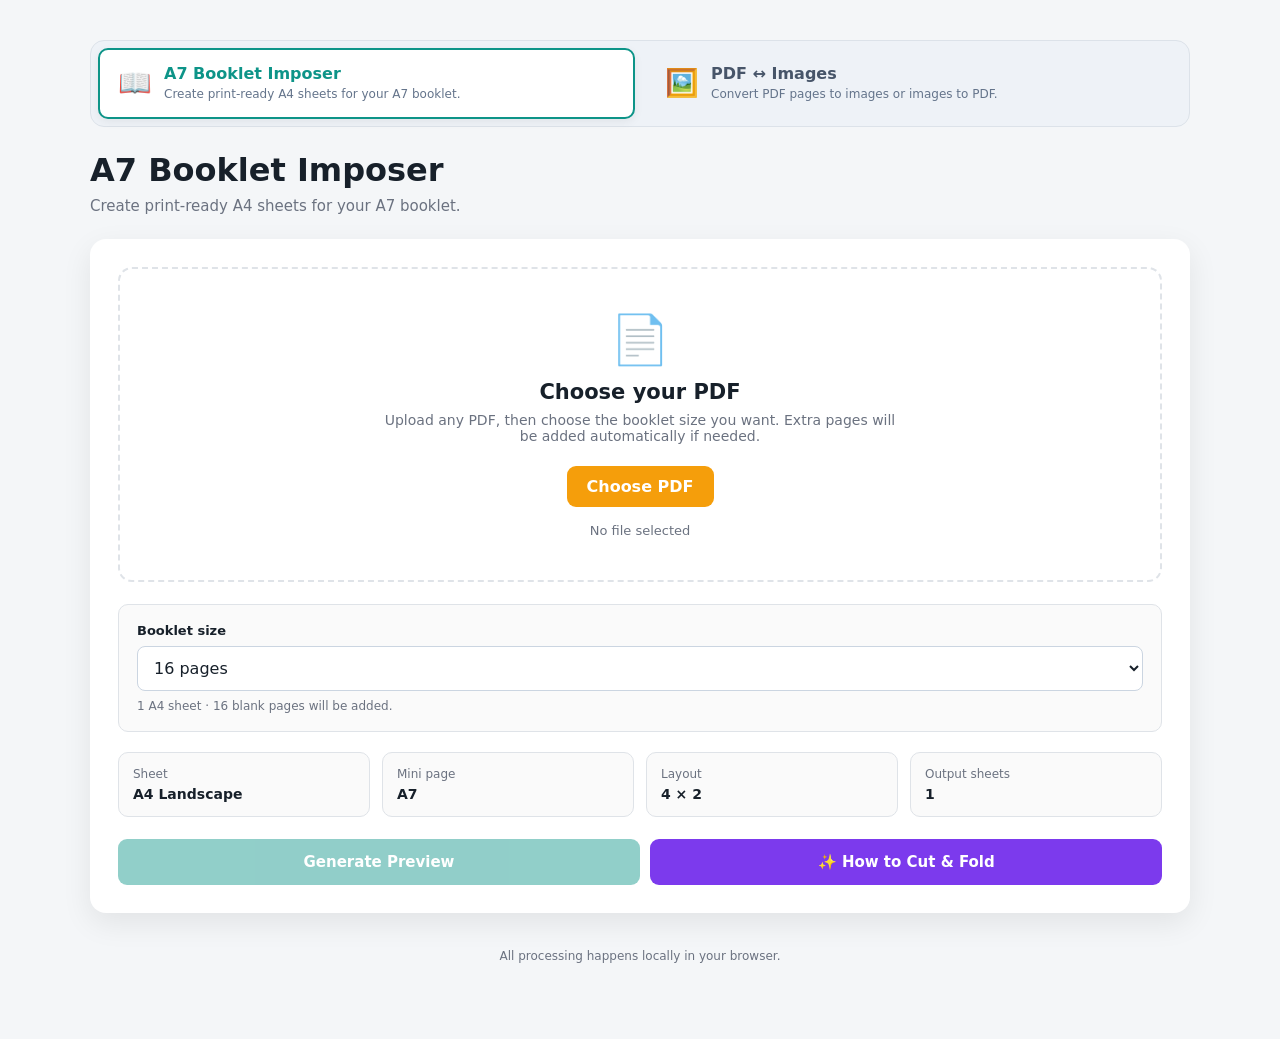
<file: index.html>
<!doctype html>
<html lang="en">
  <head>
    <meta charset="UTF-8" />

    <meta name="viewport" content="width=device-width, initial-scale=1.0" />

    <title>Offline PDF & Booklet Tools</title>

    <link rel="stylesheet" href="./style.css" />
    <link rel="stylesheet" href="./tutorial.css" />

    <link rel="manifest" href="./manifest.json" />
  </head>

  <body>
    <main class="app">
      <!-- =====================================================
           TOP TOOL TABS
      ====================================================== -->

      <nav class="tool-tabs">
        <button id="bookletTab" class="tool-tab active" type="button">
          <span class="tool-tab-icon">📖</span>

          <span>
            <strong>A7 Booklet Imposer</strong>
            <small> Create print-ready A4 sheets for your A7 booklet. </small>
          </span>
        </button>

        <button id="converterTab" class="tool-tab" type="button">
          <span class="tool-tab-icon">🖼️</span>

          <span>
            <strong>PDF ↔ Images</strong>
            <small> Convert PDF pages to images or images to PDF. </small>
          </span>
        </button>
      </nav>

      <!-- =====================================================
           A7 BOOKLET TOOL
      ====================================================== -->

      <section id="bookletTool">
        <header class="header">
          <div>
            <h1>A7 Booklet Imposer</h1>

            <p>Create print-ready A4 sheets for your A7 booklet.</p>
          </div>
        </header>

        <section class="card">
          <!-- Upload -->

          <div class="upload-area" id="uploadArea">
            <div class="upload-icon">📄</div>

            <h2>Choose your PDF</h2>

            <p>
              Upload any PDF, then choose the booklet size you want. Extra pages
              will be added automatically if needed.
            </p>

            <label class="button primary" for="pdfInput"> Choose PDF </label>

            <input type="file" id="pdfInput" accept="application/pdf" hidden />

            <div class="file-name" id="fileName">No file selected</div>
          </div>

          <!-- Page count -->

          <div class="page-count-section">
            <label for="pageCount"> Booklet size </label>

            <select id="pageCount">
              <option value="4">4 pages</option>

              <option value="8">8 pages</option>

              <option value="16" selected>16 pages</option>

              <option value="32">32 pages</option>
            </select>

            <div id="32PageMode" class="thirty-two-mode hidden">
              <div class="mode-title">32-page printing</div>

              <div class="mode-options">
                <label class="mode-option">
                  <input type="radio" name="32Mode" value="two" checked />

                  <span class="mode-card">
                    <strong> 2 A4 sheets </strong>

                    <small>
                      Standard 4×2 layout · easier cutting and folding
                    </small>
                  </span>
                </label>

                <label class="mode-option">
                  <input type="radio" name="32Mode" value="one" />

                  <span class="mode-card">
                    <strong> 1 A4 sheet </strong>

                    <small>
                      All 32 pages on one A4 · 4×4 front + 4×4 back
                    </small>
                  </span>
                </label>
              </div>
            </div>

            <p id="pageCountHelp">
              A 16-page booklet uses one A4 sheet printed front and back.
            </p>
          </div>

          <!-- Settings -->

          <div class="settings">
            <div class="setting">
              <span class="setting-label"> Sheet </span>

              <span class="setting-value" id="sheetSize"> A4 Landscape </span>
            </div>

            <div class="setting">
              <span class="setting-label"> Mini page </span>

              <span class="setting-value"> A7 </span>
            </div>

            <div class="setting">
              <span class="setting-label"> Layout </span>

              <span class="setting-value"> 4 × 2 </span>
            </div>

            <div class="setting">
              <span class="setting-label"> Output sheets </span>

              <span class="setting-value" id="outputSheets"> 1 </span>
            </div>
          </div>

          <!-- Status -->

          <div class="status hidden" id="status">
            <div class="spinner"></div>

            <span id="statusText"> Processing... </span>
          </div>

          <!-- Error -->

          <div class="error hidden" id="error"></div>

          <!-- Buttons -->

          <div id="ButtonGrp">
            <button class="button generate" id="generateButton" disabled>
              Generate Preview
            </button>

            <button id="tutorialButton" class="button tutorial-button">
              ✨ How to Cut & Fold
            </button>
          </div>
        </section>

        <!-- Generated PDF -->

        <section class="result-section hidden" id="resultSection">
          <div class="result-header">
            <div>
              <h2>Generated booklet</h2>

              <p id="resultDescription">
                Review the page arrangement before downloading.
              </p>
            </div>

            <button class="button download" id="downloadButton">
              Download PDF
            </button>
          </div>

          <div class="pdf-viewer" id="pdfViewer"></div>
        </section>
      </section>

      <!-- =====================================================
           PDF ↔ IMAGES TOOL
           
           IMPORTANT:
           The converter is now a completely separate document.
      ====================================================== -->

      <section id="converterTool" class="converter-tool hidden">
        <iframe
          id="converterFrame"
          class="converter-frame"
          src="./converter.html"
          title="PDF and Images Converter"
          scrolling="no"
        ></iframe>
      </section>

      <!-- =====================================================
           FOOTER
      ====================================================== -->

      <footer class="footer">
        <p>All processing happens locally in your browser.</p>
      </footer>
    </main>

    <!-- =======================================================
         BOOKLET TUTORIAL
    ======================================================== -->

    <div id="tutorialOverlay" class="tutorial-overlay">
      <div class="tutorial-window">
        <button
          id="closeTutorial"
          class="tutorial-close"
          aria-label="Close tutorial"
        >
          ×
        </button>

        <div class="tutorial-header">
          <div class="tutorial-sparkle">✦</div>

          <div>
            <div class="tutorial-eyebrow">QUICK GUIDE</div>

            <h2>Cut it. Fold it. 📖</h2>

            <p>
              Follow the little doodle guide and turn your A4 print into a
              booklet.
            </p>
          </div>
        </div>

        <div class="tutorial-size-selector">
          <button class="tutorial-size active" data-tutorial-pages="4">
            4
            <small>pages</small>
          </button>

          <button class="tutorial-size" data-tutorial-pages="8">
            8
            <small>pages</small>
          </button>

          <button class="tutorial-size" data-tutorial-pages="16">
            16
            <small>pages</small>
          </button>

          <button class="tutorial-size" data-tutorial-pages="32">
            32
            <small>pages</small>
          </button>
        </div>

        <div class="tutorial-step">
          <div class="tutorial-step-number">1</div>

          <div class="tutorial-step-text">
            <strong id="tutorialStepTitle"> Look at your printed sheet </strong>

            <span id="tutorialStepDescription">
              This is how the pages are arranged before cutting.
            </span>
          </div>
        </div>

        <div class="tutorial-stage">
          <div class="tutorial-stage-label">
            <span id="tutorialSideLabel"> FRONT </span>

            <span id="tutorialSheetLabel"> SHEET 1 OF 1 </span>
          </div>

          <div class="paper-shadow"></div>

          <div id="tutorialPaper" class="tutorial-paper"></div>

          <div class="cut-legend">
            <span class="legend-line cut-legend-line"></span>

            CUT
          </div>

          <div class="fold-legend">
            <span class="legend-line fold-legend-line"></span>

            FOLD
          </div>

          <div id="cutArrow" class="doodle-arrow cut-arrow">
            <span> ✂ cut here </span>

            <div>↓</div>
          </div>

          <div id="foldArrow" class="doodle-arrow fold-arrow">
            <span> fold ✦ </span>

            <div>↔</div>
          </div>
        </div>

        <div id="tutorialSheetSelector" class="tutorial-sheet-selector">
          <button class="tutorial-sheet active" data-sheet="1">Sheet 1</button>

          <button class="tutorial-sheet" data-sheet="2">Sheet 2</button>
        </div>

        <div class="tutorial-instructions">
          <div class="instruction-card cut-card">
            <div class="instruction-icon">✂️</div>

            <div>
              <strong> Cut </strong>

              <p id="tutorialCutText">Cut along the red dashed lines.</p>
            </div>
          </div>

          <div class="instruction-card fold-card">
            <div class="instruction-icon">↪️</div>

            <div>
              <strong> Fold </strong>

              <p id="tutorialFoldText">Fold each pair toward the center.</p>
            </div>
          </div>

          <div class="instruction-card staple-card">
            <div class="instruction-icon">📎</div>

            <div>
              <strong> Finish </strong>

              <p id="tutorialFinishText">
                Stack the pages and staple along the fold.
              </p>
            </div>
          </div>
        </div>

        <div class="finished-doodle">
          <div class="finished-label">✨ YOUR FINISHED BOOKLET</div>

          <div class="doodle-book">
            <div class="doodle-book-page back">
              <span>BACK</span>
            </div>

            <div class="doodle-book-page inside">
              <span>INSIDE</span>
            </div>

            <div class="doodle-book-page front">
              <span>FRONT</span>
            </div>

            <div class="doodle-staple staple-a"></div>

            <div class="doodle-staple staple-b"></div>
          </div>

          <div class="book-caption">Fold → stack → staple → done! 🎉</div>
        </div>

        <button id="closeTutorialBottom" class="tutorial-done-button">
          Got it! ✨
        </button>
      </div>
    </div>

    <!-- =======================================================
         BOOKLET LIBRARIES / SCRIPTS
    ======================================================== -->

    <script type="module" src="./tutorial.js"></script>

    <script type="module" src="./app.js"></script>

    <script src="./tabs.js"></script>
  </body>
</html>
</file>
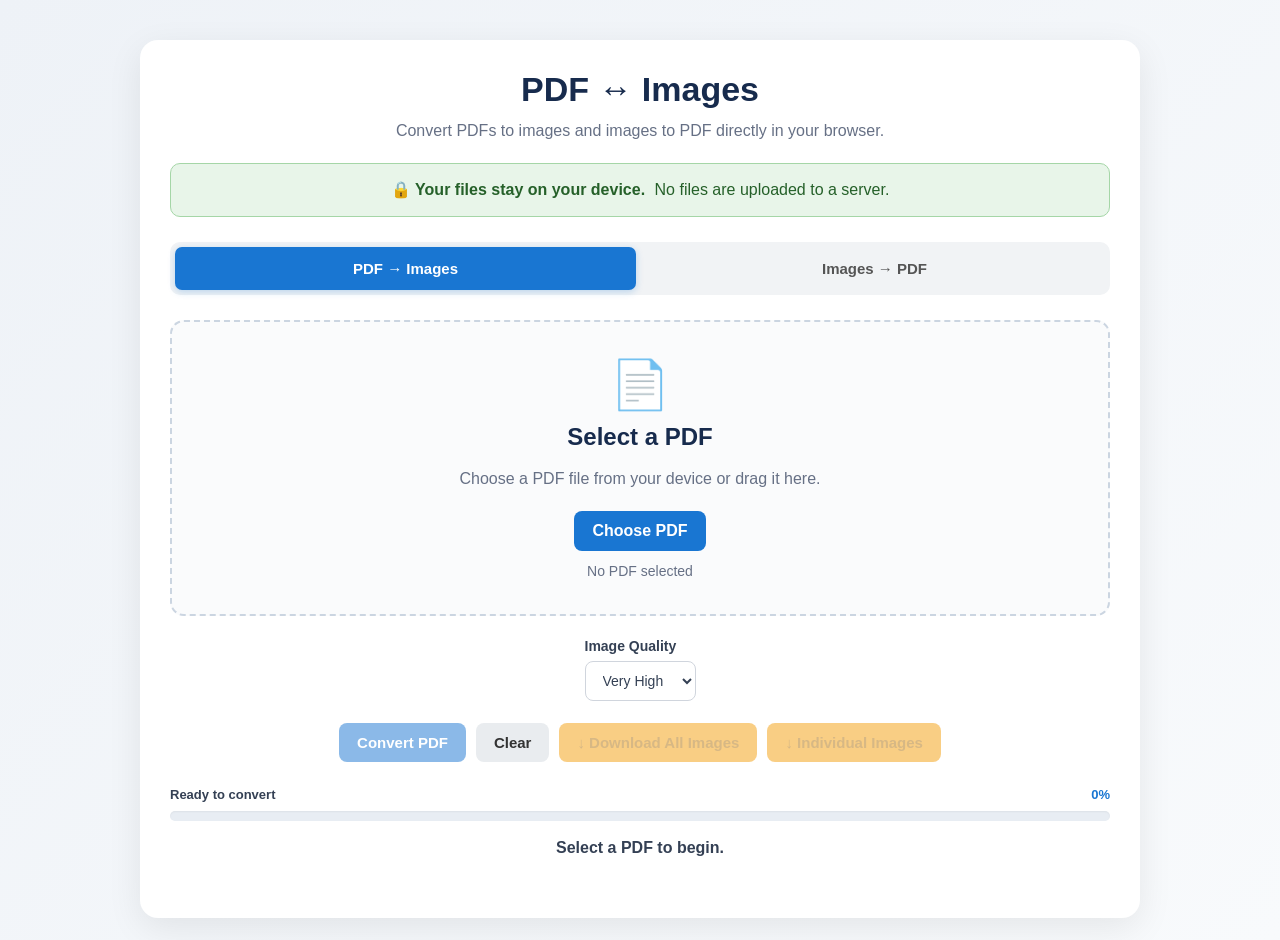
<file: converter.html>
<!doctype html>
<html lang="en">
  <head>
    <meta charset="UTF-8" />
    <meta name="viewport" content="width=device-width, initial-scale=1.0" />

    <title>PDF ↔ Images — Offline Converter</title>

    <link rel="stylesheet" href="./converter.css" />
  </head>

  <body>
    <div class="container">
      <header>
        <h1>PDF ↔ Images</h1>

        <p class="subtitle">
          Convert PDFs to images and images to PDF directly in your browser.
        </p>

        <div class="privacy">
          🔒 <strong>Your files stay on your device.</strong>
          <span>No files are uploaded to a server.</span>
        </div>
      </header>

      <!-- MODE TABS -->

      <div class="tabs">
        <button class="tab active" id="pdfToImagesTab">PDF → Images</button>

        <button class="tab" id="imagesToPdfTab">Images → PDF</button>
      </div>

      <!-- ========================================= -->
      <!-- PDF TO IMAGES -->
      <!-- ========================================= -->

      <section id="pdfToImagesSection">
        <div class="upload-box pdf-drop-zone" id="pdfDropZone">
          <div class="upload-icon">📄</div>

          <h2>Select a PDF</h2>

          <p>Choose a PDF file from your device or drag it here.</p>

          <input type="file" id="pdfFile" accept="application/pdf" />

          <label for="pdfFile" class="file-button">Choose PDF</label>

          <div id="pdfFileName" class="file-name">No PDF selected</div>
        </div>

        <div class="settings">
          <label>
            Image Quality

            <select id="scale">
              <option value="1">Normal</option>
              <option value="1.5">High</option>
              <option value="2" selected>Very High</option>
              <option value="3">Ultra High</option>
            </select>
          </label>
        </div>

        <div class="actions">
          <button id="convertBtn" class="primary" disabled>Convert PDF</button>

          <button id="clearBtn" class="secondary">Clear</button>

          <button id="downloadAllImagesBtn" class="amber" disabled>
            ↓ Download All Images
          </button>

          <button id="downloadAllImagesSingleBtn" class="amber" disabled>
            ↓ Individual Images
          </button>
        </div>

        <div class="conversion-progress">
          <div class="progress-header">
            <span id="progressLabel">Ready to convert</span>
            <span id="progressPercent">0%</span>
          </div>

          <div class="progress-track">
            <div id="progressBar" class="progress-bar"></div>
          </div>

          <div id="status">Select a PDF to begin.</div>
        </div>

        <div id="output"></div>
      </section>

      <!-- ========================================= -->
      <!-- IMAGES TO PDF -->
      <!-- ========================================= -->

      <section id="imagesToPdfSection" class="hidden">
        <div class="upload-box image-drop-zone" id="imageDropZone">
          <div class="upload-icon">🖼️</div>

          <h2>Drop Images Here</h2>

          <p>
            Drag and drop your images here, or choose files from your device.
          </p>

          <input
            type="file"
            id="imageFiles"
            accept="image/png,image/jpeg,image/webp"
            multiple
          />

          <label for="imageFiles" class="file-button"> Choose Images </label>

          <div id="imageFileName" class="file-name">No images selected</div>
        </div>

        <!-- IMAGE PDF SETTINGS -->

        <div class="pdf-settings">
          <div class="setting">
            <label for="pageSize">Page Size</label>

            <select id="pageSize">
              <option value="a4" selected>A4</option>
              <option value="letter">Letter</option>
              <option value="original">Original Image Size</option>
            </select>
          </div>

          <div class="setting">
            <label for="orientation">Orientation</label>

            <select id="orientation">
              <option value="auto" selected>Auto</option>
              <option value="portrait">Portrait</option>
              <option value="landscape">Landscape</option>
            </select>
          </div>

          <div class="setting">
            <label for="margin">Margin</label>

            <select id="margin">
              <option value="0" selected>0 mm</option>
              <option value="5">5 mm</option>
              <option value="10">10 mm</option>
              <option value="15">15 mm</option>
              <option value="20">20 mm</option>
            </select>
          </div>
        </div>

        <!-- IMAGE PREVIEWS -->

        <div class="image-list-header">
          <h2>
            Images
            <span id="imageCount">0</span>
          </h2>

          <p>
            Drag images to change their order. Click <strong>Crop</strong> to
            adjust the visible area.
          </p>
        </div>

        <div id="imageList" class="image-list">
          <div class="empty-images">No images selected.</div>
        </div>

        <div class="actions">
          <button id="createPdfBtn" class="primary" disabled>Create PDF</button>

          <button id="clearImagesBtn" class="secondary">Clear</button>
        </div>

        <div id="imagePdfStatus" class="status">Select images to begin.</div>

        <div class="conversion-progress">
          <div class="progress-header">
            <span id="imageProgressLabel">Ready to create PDF</span>
            <span id="imageProgressPercent">0%</span>
          </div>

          <div class="progress-track">
            <div id="imageProgressBar" class="progress-bar"></div>
          </div>

          <div id="imageProgressStatus">Select images to begin.</div>
        </div>

        <!-- ========================================= -->
        <!-- GENERATED PDF PREVIEW -->
        <!-- ========================================= -->

        <section id="pdfResultSection" class="pdf-result-section hidden">
          <div class="pdf-result-header">
            <h2>PDF Preview</h2>

            <p id="resultDescription">
              Check the generated PDF before downloading.
            </p>
          </div>

          <div id="pdfViewer" class="pdf-viewer"></div>

          <div class="pdf-result-actions">
            <button id="downloadPdfButton" class="primary">
              ↓ Download PDF
            </button>

            <button id="editPdfButton" class="secondary">← Make Changes</button>
          </div>
        </section>
      </section>
    </div>

    <!-- ========================================= -->
    <!-- CROP MODAL -->
    <!-- ========================================= -->

    <div id="cropModal" class="modal hidden">
      <div class="modal-backdrop"></div>

      <div class="crop-modal">
        <div class="modal-header">
          <div>
            <h2>Crop Image</h2>
            <p id="cropImageName">Adjust the crop area.</p>
          </div>

          <button id="closeCropBtn" class="modal-close">×</button>
        </div>

        <div class="crop-help">
          Drag the crop area or drag its corners and sides to resize it.
        </div>

        <div class="crop-stage">
          <div id="cropImageWrap" class="crop-image-wrap">
            <img id="cropImage" alt="Crop preview" />

            <div id="cropBox" class="crop-box">
              <div class="crop-grid"></div>

              <div class="crop-handle crop-nw" data-handle="nw"></div>
              <div class="crop-handle crop-n" data-handle="n"></div>
              <div class="crop-handle crop-ne" data-handle="ne"></div>

              <div class="crop-handle crop-w" data-handle="w"></div>
              <div class="crop-handle crop-e" data-handle="e"></div>

              <div class="crop-handle crop-sw" data-handle="sw"></div>
              <div class="crop-handle crop-s" data-handle="s"></div>
              <div class="crop-handle crop-se" data-handle="se"></div>
            </div>
          </div>
        </div>

        <div class="crop-actions">
          <button id="resetCropBtn" class="secondary">Reset Crop</button>

          <div>
            <button id="cancelCropBtn" class="secondary">Cancel</button>

            <button id="applyCropBtn" class="primary">Apply Crop</button>
          </div>
        </div>
      </div>
    </div>

    <!-- ========================================= -->
    <!-- PDF PREVIEW MODAL -->
    <!-- ========================================= -->

    <div id="pdfPreviewModal" class="modal hidden">
      <div class="modal-backdrop"></div>

      <div class="pdf-preview-modal">
        <div class="modal-header">
          <div>
            <h2>PDF Preview</h2>

            <p>Check how your PDF will look before downloading.</p>
          </div>

          <button id="closePdfPreviewBtn" class="modal-close">×</button>
        </div>

        <div id="pdfPreviewStatus" class="pdf-preview-status">
          Preparing preview...
        </div>

        <div id="pdfPreviewPages" class="pdf-preview-pages"></div>

        <div class="pdf-preview-actions">
          <button id="editPdfBtn" class="secondary">← Edit Images</button>

          <button id="downloadPdfBtn" class="primary">Download PDF</button>
        </div>
      </div>
    </div>

    <script src="./lib/jspdf.umd.min.js"></script>
    <script src="./lib/jszip.min.js"></script>

    <!-- Application -->

    <script type="module" src="./converter.js"></script>

    <script>
      function sendHeight() {
        const container = document.querySelector(".container");

        if (!container) return;

        const height = Math.ceil(container.getBoundingClientRect().height);

        window.parent.postMessage(
          {
            type: "converter-height",
            height: height,
          },
          "*",
        );
      }

      window.addEventListener("load", () => {
        sendHeight();

        setTimeout(sendHeight, 100);
        setTimeout(sendHeight, 500);
      });

      const container = document.querySelector(".container");

      if (container) {
        const observer = new ResizeObserver(() => {
          sendHeight();
        });

        observer.observe(container);
      }
    </script>
  </body>
</html>
</file>
<file: style.css>
:root {
  --bg: #f4f6f8;
  --card: #ffffff;

  --text: #17202a;
  --muted: #6b7280;

  --border: #dfe3e8;

  /* --primary: #2563eb;
  --primary-dark: #1d4ed8; */

  --primary: #0d9488;
  --primary-dark: #0f766e;

  --success: #15803d;
  --danger: #dc2626;

  --shadow: 0 10px 30px rgba(0, 0, 0, 0.08);

  --amber: #f59e0b;
  --amber-dark: #d97706;

  --tutorial: #7c3aed;
  --tutorial-dark: #6d28d9;
}

* {
  box-sizing: border-box;
}

html {
  min-height: 100%;
}

body {
  margin: 0;

  min-height: 100vh;

  font-family:
    Inter,
    system-ui,
    -apple-system,
    BlinkMacSystemFont,
    "Segoe UI",
    sans-serif;

  color: var(--text);

  background: var(--bg);
}

button,
label,
select {
  font: inherit;
}

.app {
  width: min(1100px, calc(100% - 32px));

  margin: 0 auto;

  padding: 40px 0;
}

.header {
  margin-bottom: 24px;
}

.header h1 {
  margin: 0 0 8px;

  font-size: 32px;

  line-height: 1.2;
}

.header p {
  margin: 0;

  color: var(--muted);

  font-size: 15px;
}

/* ==========================================================
   CARD
   ========================================================== */

.card {
  background: var(--card);

  border-radius: 16px;

  padding: 28px;

  box-shadow: var(--shadow);
}

/* ==========================================================
   UPLOAD
   ========================================================== */

.upload-area {
  border: 2px dashed var(--border);

  border-radius: 14px;

  padding: 42px 24px;

  text-align: center;

  transition:
    border-color 0.2s ease,
    background 0.2s ease;
}

.upload-area.dragover {
  border-color: var(--primary);

  background: #eff6ff;
}

.upload-icon {
  font-size: 48px;

  margin-bottom: 12px;
}

.upload-area h2 {
  margin: 0 0 8px;

  font-size: 21px;
}

.upload-area p {
  margin: 0 auto 22px;

  max-width: 520px;

  color: var(--muted);

  font-size: 14px;
}

.file-name {
  margin-top: 16px;

  color: var(--muted);

  font-size: 13px;

  word-break: break-word;
}

/* ==========================================================
   BUTTONS
   ========================================================== */

.button {
  display: inline-flex;

  align-items: center;

  justify-content: center;

  border: 0;

  border-radius: 9px;

  padding: 11px 20px;

  cursor: pointer;

  font-weight: 600;

  transition:
    background 0.15s ease,
    transform 0.1s ease,
    opacity 0.15s ease;
}

.button:active {
  transform: translateY(1px);
}

.button.primary {
  color: white;

  /* background: var(--primary); */
  background: var(--amber);
}

.button.primary:hover {
  /* background: var(--primary-dark); */
  background: var(--amber-dark);
}

/* ==========================================================
   PAGE COUNT
   ========================================================== */

.page-count-section {
  margin-top: 22px;

  padding: 18px;

  border: 1px solid var(--border);

  border-radius: 10px;

  background: #fafafa;
}

.page-count-section label {
  display: block;

  margin-bottom: 8px;

  font-size: 13px;

  font-weight: 600;
}

.page-count-section select {
  width: 100%;

  padding: 11px 12px;

  border: 1px solid #cbd5e1;

  border-radius: 8px;

  background: white;

  color: var(--text);

  cursor: pointer;
}

.page-count-section p {
  margin: 8px 0 0;

  color: var(--muted);

  font-size: 12px;
}

/* ==========================================================
   SETTINGS
   ========================================================== */

.settings {
  display: grid;

  grid-template-columns: repeat(4, 1fr);

  gap: 12px;

  margin-top: 20px;
}

.setting {
  border: 1px solid var(--border);

  border-radius: 10px;

  padding: 14px;

  background: #fafafa;
}

.setting-label {
  display: block;

  margin-bottom: 5px;

  color: var(--muted);

  font-size: 12px;
}

.setting-value {
  display: block;

  font-size: 14px;

  font-weight: 600;
}

/* ==========================================================
   GENERATE
   ========================================================== */

#ButtonGrp {
  width: 100%;
  display: flex;
  justify-content: space-between;
}

.generate {
  width: 50%;
  margin-top: 22px;
  padding: 14px 20px;
  color: white;
  background: var(--primary);
  font-size: 15px;
}

.generate:hover:not(:disabled) {
  background: var(--primary-dark);
}

.tutorial-button {
  width: 49%;
  margin-top: 22px;
  padding: 14px 20px;
  color: white;
  background: var(--tutorial);
  font-size: 15px;
}

.tutorial-button:hover:not(:disabled) {
  background: var(--tutorial-dark);
}

.generate:disabled {
  cursor: not-allowed;
  opacity: 0.45;
}

/* ==========================================================
   STATUS
   ========================================================== */

.status {
  display: flex;

  align-items: center;

  gap: 10px;

  margin-top: 20px;

  padding: 13px 15px;

  border-radius: 9px;

  background: #eff6ff;

  color: #1e40af;

  font-size: 14px;
}

.spinner {
  width: 17px;

  height: 17px;

  border: 2px solid #bfdbfe;

  border-top-color: #2563eb;

  border-radius: 50%;

  animation: spin 0.7s linear infinite;
}

@keyframes spin {
  to {
    transform: rotate(360deg);
  }
}

/* ==========================================================
   ERROR
   ========================================================== */

.error {
  margin-top: 20px;

  padding: 13px 15px;

  border-radius: 9px;

  background: #fef2f2;

  color: var(--danger);

  font-size: 14px;
}

/* ==========================================================
   RESULT
   ========================================================== */

.result-section {
  margin-top: 32px;
}

.result-header {
  display: flex;

  align-items: center;

  justify-content: space-between;

  gap: 20px;

  margin-bottom: 18px;
}

.result-header h2 {
  margin: 0 0 5px;

  font-size: 22px;
}

.result-header p {
  margin: 0;

  color: var(--muted);

  font-size: 13px;
}

.download {
  flex-shrink: 0;

  color: white;

  background: var(--success);
}

.download:hover {
  background: #166534;
}

/* ==========================================================
   PDF VIEWER
   ========================================================== */

.pdf-viewer {
  display: flex;

  flex-direction: column;

  gap: 30px;
}

/* ==========================================================
   A4 PREVIEW
   ========================================================== */

.sheet-container {
  width: 100%;
}

.sheet-title {
  margin: 0 0 8px;

  color: #475569;

  font-size: 14px;

  font-weight: 600;
}

.sheet {
  position: relative;

  width: 100%;

  aspect-ratio: 297 / 210;

  background: white;

  box-shadow: 0 4px 18px rgba(0, 0, 0, 0.12);

  overflow: hidden;
}

/* ==========================================================
   MINI PAGE
   ========================================================== */

.mini-page {
  position: absolute;

  overflow: hidden;

  background: white;

  /* Thin cutting border */
  border: 0.6px solid #4b5563;

  /* Makes the border slightly more visible */
  box-shadow: inset 0 0 0 0.2px #111827;
}

/*
    The PDF itself is inset from the cutting border.

    This is the "very thin margin" requested by the user.

    The OUTER A4 sheet still has absolutely no margin.
*/

.mini-page-content {
  position: absolute;

  left: 1.2mm;

  right: 1.2mm;

  top: 1.2mm;

  bottom: 1.2mm;

  overflow: hidden;
}

.mini-page-content iframe {
  width: 100%;

  height: 100%;

  border: 0;
}

/* ==========================================================
   PAGE LABEL
   ========================================================== */

.page-label {
  position: absolute;

  right: 3px;

  bottom: 3px;

  padding: 2px 4px;

  border-radius: 3px;

  background: rgba(0, 0, 0, 0.65);

  color: white;

  font-size: 9px;

  z-index: 5;

  pointer-events: none;
}

/* ==========================================================
   BLANK CELL
   ========================================================== */

.blank-cell {
  position: absolute;

  background: #fafafa;

  border: 0.5px dashed #d1d5db;
}

/* ==========================================================
   FOOTER
   ========================================================== */

.footer {
  padding: 24px 0;

  text-align: center;

  color: var(--muted);

  font-size: 12px;
}

.hidden {
  display: none !important;
}

/* ==========================================================
   MOBILE
   ========================================================== */

@media (max-width: 700px) {
  .app {
    width: min(100% - 20px, 1100px);

    padding: 20px 0;
  }

  .card {
    padding: 18px;
  }

  .header h1 {
    font-size: 26px;
  }

  .settings {
    grid-template-columns: repeat(2, 1fr);
  }

  .result-header {
    align-items: stretch;

    flex-direction: column;
  }

  .download {
    width: 100%;
  }
}

.generated-pdf {
  display: block;
  width: 100%;
  height: 900px;
  border: 1px solid #cbd5e1;
  border-radius: 10px;
  background: #e5e7eb;
}

/* =========================================================
   32 PAGE MODE
========================================================= */

.thirty-two-mode {
  margin-top: 16px;
}

.thirty-two-mode.hidden {
  display: none;
}

.mode-title {
  margin-bottom: 9px;

  font-size: 12px;
  font-weight: 800;
  color: #555;
}

.mode-options {
  display: grid;
  grid-template-columns: 1fr 1fr;
  gap: 10px;
}

.mode-option {
  position: relative;
  cursor: pointer;
}

.mode-option input {
  position: absolute;
  opacity: 0;
  pointer-events: none;
}

.mode-card {
  display: block;

  padding: 14px;

  background: #fff;

  border: 2px solid #d8d9dd;
  border-radius: 12px;

  transition: 0.15s;
}

.mode-card strong {
  display: block;

  color: #252833;

  font-size: 14px;
  margin-bottom: 4px;
}

.mode-card small {
  display: block;

  color: #747780;

  font-size: 11px;
  line-height: 1.4;
}

.mode-option input:checked + .mode-card {
  border-color: #252833;

  background: #e5f8f2;

  box-shadow: 3px 3px 0 #252833;

  transform: translateY(-1px);
}

@media (max-width: 600px) {
  .mode-options {
    grid-template-columns: 1fr;
  }
}

/* =========================================================
   CONVERTER IFRAME
   ========================================================= */

.converter-tool {
  width: 100%;
  padding: 0;
}

.converter-frame {
  display: block;
  width: 100%;
  /* height: 1200px; */
  min-height: 600px;
  border: none;
  margin: 0;
  padding: 0;
  background: transparent;
  overflow: hidden;
}

/* ============================================================
   MAIN TOOL TABS
============================================================ */

.tool-tabs {
  display: flex;
  gap: 10px;
  margin-bottom: 24px;
  padding: 7px;
  background: #eef2f7;
  border: 1px solid #dce2e9;
  border-radius: 14px;
}

.tool-tab {
  flex: 1;
  display: flex;
  align-items: center;
  gap: 12px;

  padding: 14px 18px;

  border: 2px solid transparent;
  border-radius: 10px;

  background: transparent;
  color: #475569;

  cursor: pointer;
  text-align: left;

  transition:
    background 0.2s ease,
    color 0.2s ease,
    border-color 0.2s ease;
}

.tool-tab:hover {
  background: #fff;
}

.tool-tab.active {
  background: #fff;
  color: #0d9488;
  border-color: #0d9488;

  box-shadow: 0 3px 10px rgba(0, 0, 0, 0.06);
}

.tool-tab-icon {
  font-size: 27px;
  flex-shrink: 0;
}

.tool-tab strong {
  display: block;
  font-size: 16px;
  margin-bottom: 3px;
}

.tool-tab small {
  display: block;
  color: #64748b;
  font-size: 12px;
  line-height: 1.4;
}
</file>
<file: tutorial.css>
/* =========================================================
   TUTORIAL OVERLAY
========================================================= */

.tutorial-overlay {
  position: fixed;
  inset: 0;
  z-index: 99999;

  display: none;
  align-items: center;
  justify-content: center;

  padding: 24px;

  background:
    radial-gradient(
      circle at 20% 20%,
      rgba(255, 224, 138, 0.16),
      transparent 30%
    ),
    rgba(25, 28, 35, 0.72);

  backdrop-filter: blur(7px);
}

.tutorial-overlay.show {
  display: flex;
}

/* =========================================================
   WINDOW
========================================================= */

.tutorial-window {
  position: relative;

  width: min(940px, 100%);
  max-height: 94vh;

  overflow-y: auto;

  padding: 34px;

  background: linear-gradient(
    rgba(255, 255, 255, 0.96),
    rgba(255, 253, 247, 0.98)
  );

  border: 3px solid #252833;

  border-radius: 24px;

  box-shadow:
    8px 10px 0 #252833,
    0 25px 70px rgba(0, 0, 0, 0.25);

  transform: rotate(-0.25deg);

  animation: tutorialPop 0.3s ease;
}

@keyframes tutorialPop {
  from {
    opacity: 0;
    transform: scale(0.92) rotate(-1deg);
  }

  to {
    opacity: 1;
    transform: scale(1) rotate(-0.25deg);
  }
}

/* =========================================================
   CLOSE
========================================================= */

.tutorial-close {
  position: absolute;

  top: 14px;
  right: 16px;

  width: 42px;
  height: 42px;

  border: 2px solid #252833;
  border-radius: 50%;

  background: #fff;

  font-size: 28px;
  line-height: 1;

  cursor: pointer;

  box-shadow: 3px 3px 0 #252833;

  transition: 0.15s;
}

.tutorial-close:hover {
  transform: rotate(8deg) scale(1.08);

  background: #ffe58f;
}

/* =========================================================
   HEADER
========================================================= */

.tutorial-header {
  display: flex;
  align-items: center;

  gap: 18px;

  margin-bottom: 24px;
}

.tutorial-sparkle {
  display: grid;
  place-items: center;

  width: 64px;
  height: 64px;

  background: #ffe58f;

  border: 3px solid #252833;

  border-radius: 18px;

  font-size: 34px;

  transform: rotate(-7deg);

  box-shadow: 4px 5px 0 #252833;
}

.tutorial-eyebrow {
  font-size: 11px;
  font-weight: 800;

  letter-spacing: 2px;

  color: #e45858;
}

.tutorial-header h2 {
  margin: 2px 0 3px;

  font-size: 31px;

  color: #252833;
}

.tutorial-header p {
  margin: 0;

  color: #6b707b;
}

/* =========================================================
   SIZE BUTTONS
========================================================= */

.tutorial-size-selector {
  display: flex;
  gap: 10px;

  margin-bottom: 22px;
}

.tutorial-size {
  flex: 1;

  min-height: 62px;

  border: 2px solid #252833;
  border-radius: 14px;

  background: white;

  cursor: pointer;

  font-size: 21px;
  font-weight: 900;

  color: #252833;

  box-shadow: 3px 4px 0 #252833;

  transition: 0.15s;
}

.tutorial-size small {
  display: block;

  font-size: 10px;
  font-weight: 700;

  color: #777;
}

.tutorial-size:hover {
  transform: translateY(-2px);
}

.tutorial-size.active {
  background: #8ee7cf;

  transform: translate(2px, 3px);

  box-shadow: 1px 1px 0 #252833;
}

/* =========================================================
   STEP HEADER
========================================================= */

.tutorial-step {
  display: flex;

  align-items: center;

  gap: 13px;

  margin-bottom: 16px;
}

.tutorial-step-number {
  display: grid;
  place-items: center;

  width: 38px;
  height: 38px;

  flex: 0 0 38px;

  border-radius: 50%;

  background: #ff8f8f;

  border: 2px solid #252833;

  font-weight: 900;

  box-shadow: 2px 3px 0 #252833;
}

.tutorial-step-text strong {
  display: block;

  font-size: 17px;
}

.tutorial-step-text span {
  color: #777;

  font-size: 13px;
}

/* =========================================================
   TUTORIAL STAGE
========================================================= */

.tutorial-stage {
  position: relative;
  min-height: 430px;
  padding: 55px 35px 35px;

  display: flex;
  align-items: center;
  justify-content: center;

  overflow: hidden;

  background:
    radial-gradient(circle, rgba(40, 44, 55, 0.1) 1px, transparent 1px), #f6f3eb;

  background-size: 18px 18px;

  border: 2px solid #252833;
  border-radius: 20px;
}

/* =========================================================
   STAGE HEADER
========================================================= */

.tutorial-stage-label {
  position: absolute;
  top: 14px;
  left: 18px;
  right: 18px;

  display: flex;
  align-items: center;
  justify-content: space-between;

  font-size: 11px;
  font-weight: 900;
  letter-spacing: 1.5px;

  color: #252833;
}

#tutorialSideLabel {
  padding: 7px 12px;

  background: #8ee7cf;

  border: 2px solid #252833;
  border-radius: 9px;

  box-shadow: 3px 3px 0 #252833;

  transform: rotate(-2deg);
}

#tutorialSheetLabel {
  padding: 6px 10px;

  background: #fff;

  border: 2px dashed #252833;
  border-radius: 8px;

  transform: rotate(2deg);
}

/* =========================================================
   PAPER
========================================================= */

.tutorial-paper {
  position: relative;

  width: min(760px, 94%);
  aspect-ratio: 297 / 210;

  background: #fffdf7;

  border: 3px solid #252833;
  border-radius: 4px;

  box-shadow: 8px 9px 0 rgba(37, 40, 51, 0.18);

  transform: rotate(-0.6deg);

  overflow: visible;

  transition: 0.25s;
}

/* =========================================================
   PAPER CELLS
========================================================= */

.tutorial-cell {
  position: absolute;

  box-sizing: border-box;

  display: flex;
  align-items: center;
  justify-content: center;

  background: linear-gradient(
    135deg,
    rgba(255, 255, 255, 0.98),
    rgba(249, 247, 238, 0.95)
  );

  border: 1px solid rgba(37, 40, 51, 0.15);

  z-index: 2;
}

/* =========================================================
   PAGE NUMBER BADGE
========================================================= */

.tutorial-page-number {
  position: relative;

  width: clamp(38px, 6vw, 58px);
  height: clamp(38px, 6vw, 58px);

  display: grid;
  place-items: center;

  border-radius: 50%;

  background: #ffffff;

  border: 3px solid #252833;

  color: #252833;

  font-size: clamp(14px, 2.2vw, 25px);
  font-weight: 950;

  box-shadow: 4px 4px 0 #252833;

  z-index: 20;

  transform: rotate(var(--rotation));

  transition: 0.2s;
}

.tutorial-page-number:hover {
  transform: rotate(var(--rotation)) scale(1.12);
}

/* =========================================================
   PAGE CORNER LABEL
========================================================= */

.tutorial-cell::before {
  content: "PAGE";

  position: absolute;

  top: 7px;
  left: 8px;

  font-size: 7px;
  font-weight: 900;
  letter-spacing: 1px;

  color: #a0a1a6;
}

/* =========================================================
   CUT LINES
========================================================= */

.tutorial-cut-line {
  position: absolute;

  z-index: 15;

  pointer-events: none;

  border-color: #ef4f5f;

  border-style: dashed;

  filter: drop-shadow(0 1px 0 rgba(255, 255, 255, 0.8));
}

.tutorial-cut-vertical {
  top: -2px;
  bottom: -2px;

  width: 0;

  border-left: 3px dashed #ef4f5f;
}

.tutorial-cut-horizontal {
  left: -2px;
  right: -2px;

  height: 0;

  border-top: 3px dashed #ef4f5f;
}

/* =========================================================
   FOLD LINES
========================================================= */

.tutorial-fold-line {
  position: absolute;

  z-index: 18;

  pointer-events: none;

  border-color: #2478dc;

  border-style: dashed;

  filter: drop-shadow(0 1px 0 rgba(255, 255, 255, 0.9));
}

.tutorial-fold-vertical {
  top: -3px;
  bottom: -3px;

  width: 0;

  border-left: 4px dashed #2478dc;
}

/* =========================================================
   CUT / FOLD LEGENDS
========================================================= */

.cut-legend,
.fold-legend {
  position: absolute;

  z-index: 50;

  display: flex;
  align-items: center;
  gap: 7px;

  padding: 7px 10px;

  background: #fff;

  border: 2px solid #252833;
  border-radius: 9px;

  font-size: 10px;
  font-weight: 950;

  box-shadow: 3px 3px 0 #252833;
}

.cut-legend {
  left: 22px;
  bottom: 20px;

  color: #ef4f5f;

  transform: rotate(-3deg);
}

.fold-legend {
  right: 22px;
  bottom: 20px;

  color: #2478dc;

  transform: rotate(3deg);
}

.legend-line {
  width: 25px;
  height: 0;
}

.cut-legend-line {
  border-top: 3px dashed #ef4f5f;
}

.fold-legend-line {
  border-top: 3px dashed #2478dc;
}

/* =========================================================
   DOODLE ARROWS
========================================================= */

.doodle-arrow {
  position: absolute;

  z-index: 60;

  color: #252833;

  font-family: "Comic Sans MS", "Comic Sans", cursive;

  font-weight: 900;

  text-align: center;

  pointer-events: none;
}

.doodle-arrow span {
  display: inline-block;

  padding: 6px 10px;

  background: #ffe58f;

  border: 2px solid #252833;
  border-radius: 9px;

  box-shadow: 3px 3px 0 #252833;

  white-space: nowrap;
}

.doodle-arrow div {
  font-size: 42px;
  line-height: 36px;
}

.cut-arrow {
  left: 4%;
  top: 25%;

  transform: rotate(-8deg);

  color: #ef4f5f;
}

.fold-arrow {
  right: 4%;
  bottom: 29%;

  transform: rotate(7deg);

  color: #2478dc;
}

/* =========================================================
   SHOW ARROWS
========================================================= */

.tutorial-stage.show-cut .cut-arrow,
.tutorial-stage.show-fold .fold-arrow {
  display: block;

  animation: doodleFloat 1.5s ease-in-out infinite;
}

@keyframes doodleFloat {
  0%,
  100% {
    transform: translateY(0) rotate(-4deg);
  }

  50% {
    transform: translateY(-6px) rotate(3deg);
  }
}

/* =========================================================
   SHEET SELECTOR
========================================================= */

.tutorial-sheet-selector {
  display: none;

  justify-content: center;

  gap: 10px;

  margin-top: 18px;
}

.tutorial-sheet-selector.show {
  display: flex;
}

.tutorial-sheet {
  padding: 8px 18px;

  border: 2px solid #252833;

  border-radius: 10px;

  background: white;

  cursor: pointer;

  font-weight: 800;

  box-shadow: 2px 3px 0 #252833;
}

.tutorial-sheet.active {
  background: #8ee7cf;

  transform: translate(2px, 2px);

  box-shadow: 0 1px 0 #252833;
}

/* =========================================================
   INSTRUCTION CARDS
========================================================= */

.tutorial-instructions {
  display: grid;

  grid-template-columns: repeat(3, 1fr);

  gap: 12px;

  margin-top: 20px;
}

.instruction-card {
  display: flex;

  align-items: flex-start;

  gap: 10px;

  padding: 14px;

  border: 2px solid #252833;

  border-radius: 15px;

  background: white;

  box-shadow: 3px 4px 0 #252833;
}

.instruction-card:nth-child(1) {
  transform: rotate(-1deg);
}

.instruction-card:nth-child(2) {
  transform: rotate(0.7deg);
}

.instruction-card:nth-child(3) {
  transform: rotate(-0.5deg);
}

.instruction-icon {
  font-size: 27px;
}

.instruction-card strong {
  display: block;

  margin-bottom: 3px;
}

.instruction-card p {
  margin: 0;

  color: #6f737d;

  font-size: 12px;

  line-height: 1.4;
}

/* =========================================================
   FINISHED BOOK
========================================================= */

.finished-doodle {
  margin-top: 28px;

  padding: 20px;

  text-align: center;

  background: #fff4cf;

  border: 2px dashed #252833;

  border-radius: 18px;
}

.finished-label {
  font-size: 11px;
  font-weight: 900;

  letter-spacing: 1.5px;

  margin-bottom: 15px;
}

.doodle-book {
  position: relative;

  width: 150px;
  height: 110px;

  margin: auto;

  perspective: 500px;
}

.doodle-book-page {
  position: absolute;

  width: 105px;
  height: 100px;

  top: 4px;

  border: 2px solid #252833;

  border-radius: 4px 10px 10px 4px;

  display: flex;
  align-items: center;
  justify-content: center;

  font-size: 9px;
  font-weight: 900;

  box-shadow: 3px 3px 0 #252833;
}

.doodle-book-page.back {
  left: 34px;

  background: #ff9d9d;

  transform: rotate(8deg);
}

.doodle-book-page.inside {
  left: 25px;

  background: #fff;

  transform: rotate(2deg);
}

.doodle-book-page.front {
  left: 16px;

  background: #8ee7cf;

  transform: rotate(-5deg);

  z-index: 3;
}

.doodle-staple {
  position: absolute;

  left: 12px;

  width: 18px;
  height: 7px;

  border: 2px solid #252833;

  border-radius: 5px;

  background: #ddd;

  z-index: 20;
}

.staple-a {
  top: 34px;
}

.staple-b {
  top: 65px;
}

.book-caption {
  margin-top: 10px;

  font-family: "Comic Sans MS", cursive;

  font-weight: 700;

  color: #555;
}

/* =========================================================
   DONE BUTTON
========================================================= */

.tutorial-done-button {
  display: block;

  margin: 25px auto 0;

  padding: 12px 25px;

  border: 2px solid #252833;

  border-radius: 12px;

  background: #8ee7cf;

  font-size: 14px;
  font-weight: 900;

  cursor: pointer;

  box-shadow: 3px 4px 0 #252833;

  transition: 0.15s;
}

.tutorial-done-button:hover {
  transform: translate(2px, 3px);

  box-shadow: 1px 1px 0 #252833;
}

/* =========================================================
   RESPONSIVE
========================================================= */

@media (max-width: 700px) {
  .tutorial-window {
    padding: 20px;
  }

  .tutorial-header h2 {
    font-size: 24px;
  }

  .tutorial-instructions {
    grid-template-columns: 1fr;
  }

  .tutorial-stage {
    min-height: 260px;
    padding: 15px;
  }

  .tutorial-paper {
    width: 96%;
  }

  .doodle-arrow {
    transform: scale(0.75);
  }

  .tutorial-size-selector {
    gap: 6px;
  }

  .tutorial-size {
    min-height: 54px;
  }
}
</file>
<file: converter.css>
/* ============================================================
   GLOBAL
   ============================================================ */

* {
  box-sizing: border-box;
}

html {
  scroll-behavior: smooth;
}

body {
  margin: 0;

  font-family: Arial, Helvetica, sans-serif;

  background: linear-gradient(135deg, #eef2f7, #f8fafc);

  color: #222;

  min-height: 100vh;
}

body.modal-open {
  overflow: hidden;
}

/* ============================================================
   MAIN CONTAINER
   ============================================================ */

.container {
  width: min(100% - 30px, 1000px);

  margin: 40px auto;

  background: white;

  border-radius: 18px;

  padding: 30px;

  box-shadow: 0 10px 35px rgba(0, 0, 0, 0.08);
}

/* ============================================================
   HEADER
   ============================================================ */

header {
  text-align: center;

  margin-bottom: 25px;
}

h1 {
  margin: 0;

  font-size: 34px;

  color: #172b4d;
}

.subtitle {
  margin: 10px 0 20px;

  color: #667085;

  line-height: 1.5;
}

.privacy {
  background: #e8f5e9;

  border: 1px solid #a5d6a7;

  padding: 14px;

  border-radius: 10px;

  color: #256029;

  line-height: 1.5;
}

.privacy span {
  margin-left: 5px;
}

/* ============================================================
   TABS
   ============================================================ */

.tabs {
  display: flex;

  gap: 8px;

  padding: 5px;

  background: #f1f3f5;

  border-radius: 10px;

  margin-bottom: 25px;
}

.tab {
  flex: 1;

  border: none;

  background: transparent;

  color: #555;

  padding: 13px;

  border-radius: 7px;

  font-size: 15px;

  font-weight: bold;

  cursor: pointer;

  transition:
    background 0.2s ease,
    color 0.2s ease,
    box-shadow 0.2s ease,
    transform 0.15s ease;
}

.tab:hover {
  color: #1976d2;

  background: #e8f1fb;
}

.tab:active {
  transform: scale(0.98);
}

.tab.active {
  background: #1976d2;

  color: white;

  box-shadow: 0 2px 7px rgba(25, 118, 210, 0.25);
}

.tab.active:hover {
  color: white;

  background: #1976d2;
}

/* ============================================================
   UPLOAD BOX
   ============================================================ */

.upload-box {
  border: 2px dashed #cbd5e1;

  border-radius: 14px;

  padding: 35px 20px;

  text-align: center;

  background: #fafbfc;

  transition:
    border-color 0.2s ease,
    background-color 0.2s ease,
    transform 0.2s ease,
    box-shadow 0.2s ease;
}

.upload-box:hover {
  border-color: #1976d2;

  background: #f8fbff;

  box-shadow: 0 5px 20px rgba(25, 118, 210, 0.05);
}

.upload-icon {
  font-size: 48px;

  margin-bottom: 10px;

  transition: transform 0.2s ease;
}

.upload-box:hover .upload-icon {
  transform: translateY(-3px) scale(1.05);
}

.upload-box h2 {
  margin: 5px 0 8px;

  color: #172b4d;
}

.upload-box p {
  color: #667085;

  margin-bottom: 20px;

  line-height: 1.5;
}

/* ============================================================
   FILE INPUT
   ============================================================ */

input[type="file"] {
  display: none;
}

.file-button {
  display: inline-block;

  padding: 11px 18px;

  border-radius: 8px;

  background: #1976d2;

  color: white;

  font-weight: bold;

  cursor: pointer;

  transition:
    background 0.2s ease,
    transform 0.15s ease,
    box-shadow 0.2s ease;
}

.file-button:hover {
  background: #125ca8;

  box-shadow: 0 4px 10px rgba(25, 118, 210, 0.2);

  transform: translateY(-1px);
}

.file-button:active {
  transform: translateY(0);
}

.file-name {
  margin-top: 12px;

  color: #667085;

  word-break: break-word;

  font-size: 14px;
}

/* ============================================================
   SETTINGS
   ============================================================ */

.settings,
.pdf-settings {
  display: flex;

  flex-wrap: wrap;

  justify-content: center;

  gap: 15px;

  margin: 22px 0;
}

.setting,
.settings label {
  display: flex;

  flex-direction: column;

  gap: 7px;

  font-weight: bold;

  color: #344054;

  font-size: 14px;
}

select {
  padding: 10px 13px;

  border: 1px solid #d0d5dd;

  border-radius: 8px;

  background: white;

  font-size: 14px;

  color: #344054;

  cursor: pointer;

  outline: none;

  transition:
    border-color 0.2s ease,
    box-shadow 0.2s ease;
}

select:focus {
  border-color: #1976d2;

  box-shadow: 0 0 0 3px rgba(25, 118, 210, 0.1);
}

/* ============================================================
   BUTTONS
   ============================================================ */

.actions {
  display: flex;

  justify-content: center;

  gap: 10px;

  margin: 20px 0;

  flex-wrap: wrap;
}

button {
  font-family: inherit;
}

.primary,
.secondary,
.amber {
  border: none;

  padding: 11px 18px;

  border-radius: 8px;

  font-size: 15px;

  font-weight: bold;

  cursor: pointer;

  transition:
    background 0.2s ease,
    transform 0.15s ease,
    box-shadow 0.2s ease;
}

.primary {
  background: #1976d2;

  color: white;
}

.primary:hover:not(:disabled) {
  background: #125ca8;

  transform: translateY(-1px);

  box-shadow: 0 4px 10px rgba(25, 118, 210, 0.2);
}

.primary:active:not(:disabled) {
  transform: translateY(0);
}

.secondary {
  background: #e9ecef;

  color: #333;
}

.secondary:hover:not(:disabled) {
  background: #dfe3e7;

  transform: translateY(-1px);
}

.amber {
  background-color: #f59e0b;
}

.amber:hover {
  background: #d97706;
}

button:disabled {
  opacity: 0.5;

  cursor: not-allowed;

  transform: none !important;

  box-shadow: none !important;
}

/* ============================================================
   CONVERSION PROGRESS
   ============================================================ */

.conversion-progress {
  margin: 25px 0 10px;
}

.progress-header {
  display: flex;

  align-items: center;

  justify-content: space-between;

  gap: 15px;

  margin-bottom: 9px;

  font-size: 13px;

  font-weight: 700;

  color: #344054;
}

#progressPercent {
  color: #1976d2;

  font-variant-numeric: tabular-nums;

  min-width: 38px;

  text-align: right;
}

.progress-track {
  position: relative;

  width: 100%;

  height: 10px;

  overflow: hidden;

  border-radius: 999px;

  background: #e8edf3;

  box-shadow: inset 0 1px 2px rgba(0, 0, 0, 0.05);
}

.progress-bar {
  position: relative;

  width: 0;

  height: 100%;

  border-radius: inherit;

  background: linear-gradient(90deg, #1565c0, #1976d2, #42a5f5, #1976d2);

  background-size: 200% 100%;

  transition: width 0.35s cubic-bezier(0.22, 1, 0.36, 1);

  animation: progressShimmer 1.5s linear infinite;
}

.progress-bar::after {
  content: "";

  position: absolute;

  top: 0;

  bottom: 0;

  width: 70px;

  background: linear-gradient(
    90deg,
    transparent,
    rgba(255, 255, 255, 0.45),
    transparent
  );

  transform: translateX(-100%);

  animation: progressGlow 1.2s linear infinite;
}

/* ============================================================
   STATUS
   ============================================================ */

#status,
.status {
  text-align: center;

  margin: 15px 0;

  font-weight: bold;

  color: #344054;

  min-height: 22px;

  line-height: 1.5;
}

.rendering-status {
  display: inline-flex;

  align-items: center;

  justify-content: center;

  gap: 8px;
}

.rendering-dot {
  width: 8px;

  height: 8px;

  border-radius: 50%;

  background: #1976d2;

  animation: renderingPulse 1s ease-in-out infinite;
}

.success-status {
  display: inline-flex;

  align-items: center;

  justify-content: center;

  gap: 8px;

  color: #2e7d32;
}

.success-icon {
  display: inline-flex;

  align-items: center;

  justify-content: center;

  width: 24px;

  height: 24px;

  border-radius: 50%;

  background: #e8f5e9;

  color: #2e7d32;

  font-size: 14px;

  animation: successPop 0.4s ease;
}

.error-status {
  color: #c62828;
}

/* ============================================================
   PDF → IMAGES OUTPUT
   ============================================================ */

#output {
  display: grid;

  grid-template-columns: repeat(auto-fill, minmax(230px, 1fr));

  gap: 20px;

  margin-top: 28px;

  align-items: start;
}

.pdf-page-card {
  position: relative;

  overflow: hidden;

  background: #ffffff;

  border: 1px solid #e4e7ec;

  border-radius: 16px;

  box-shadow:
    0 2px 6px rgba(16, 24, 40, 0.04),
    0 8px 20px rgba(16, 24, 40, 0.05);

  opacity: 0;

  transform: translateY(18px) scale(0.97);

  animation: pageCardIn 0.45s cubic-bezier(0.22, 1, 0.36, 1) forwards;

  animation-delay: var(--animation-delay, 0ms);

  transition:
    transform 0.25s ease,
    box-shadow 0.25s ease,
    border-color 0.25s ease;
}

.pdf-page-card:hover {
  transform: translateY(-5px);

  border-color: #b7d7f7;

  box-shadow:
    0 8px 18px rgba(25, 118, 210, 0.08),
    0 18px 35px rgba(16, 24, 40, 0.1);
}

.pdf-page-preview {
  position: relative;

  min-height: 300px;

  padding: 14px;

  display: flex;

  align-items: center;

  justify-content: center;

  background: linear-gradient(135deg, #f8fafc, #eef2f7);

  overflow: hidden;
}

.pdf-page-preview img {
  display: block;

  width: 100%;

  max-height: 330px;

  object-fit: contain;

  background: white;

  border-radius: 5px;

  box-shadow: 0 2px 7px rgba(0, 0, 0, 0.12);

  transition:
    transform 0.3s ease,
    box-shadow 0.3s ease;
}

.pdf-page-badge {
  position: absolute;

  top: 22px;

  left: 22px;

  padding: 5px 8px;

  border-radius: 6px;

  background: rgba(23, 43, 77, 0.88);

  color: white;

  font-size: 10px;

  font-weight: 800;

  letter-spacing: 0.7px;

  backdrop-filter: blur(5px);

  box-shadow: 0 2px 6px rgba(0, 0, 0, 0.12);
}

.pdf-page-overlay {
  position: absolute;

  inset: 0;

  display: flex;

  align-items: center;

  justify-content: center;

  background: rgba(23, 43, 77, 0.35);

  color: white;

  font-size: 14px;

  font-weight: bold;

  opacity: 0;

  transition: opacity 0.25s ease;

  pointer-events: none;
}

.pdf-page-card:hover .pdf-page-overlay {
  opacity: 1;
}

.pdf-page-info {
  padding: 13px 14px 8px;
}

.pdf-page-title {
  display: flex;

  align-items: center;

  gap: 7px;

  font-size: 14px;

  font-weight: 700;

  color: #172b4d;
}

.pdf-page-subtitle {
  margin-top: 4px;

  color: #98a2b3;

  font-size: 11px;
}

.page-check {
  display: inline-flex;

  align-items: center;

  justify-content: center;

  flex-shrink: 0;

  width: 19px;

  height: 19px;

  border-radius: 50%;

  background: #e8f5e9;

  color: #2e7d32;

  font-size: 11px;

  animation: checkPop 0.35s ease;
}

.pdf-download {
  display: flex;

  align-items: center;

  justify-content: center;

  gap: 7px;

  margin: 4px 14px 14px;

  padding: 10px;

  border-radius: 9px;

  background: #1976d2;

  color: white;

  text-decoration: none;

  font-size: 13px;

  font-weight: 700;

  transition:
    background 0.2s ease,
    transform 0.2s ease,
    box-shadow 0.2s ease;
}

.pdf-download:hover {
  background: #125ca8;

  transform: translateY(-1px);

  box-shadow: 0 4px 10px rgba(25, 118, 210, 0.25);
}

.pdf-download span {
  font-size: 17px;

  line-height: 1;
}

/* ============================================================
   IMAGE → PDF HEADER
   ============================================================ */

.image-list-header {
  margin-top: 30px;

  text-align: center;
}

.image-list-header h2 {
  margin-bottom: 5px;

  color: #172b4d;
}

.image-list-header p {
  color: #667085;

  line-height: 1.5;
}

#imageCount {
  display: inline-flex;

  justify-content: center;

  align-items: center;

  min-width: 27px;

  height: 27px;

  padding: 0 7px;

  border-radius: 50%;

  background: #1976d2;

  color: white;

  font-size: 13px;

  box-shadow: 0 2px 5px rgba(25, 118, 210, 0.2);
}

/* ============================================================
   IMAGE LIST
   ============================================================ */

.image-list {
  display: grid;

  grid-template-columns: repeat(auto-fill, minmax(190px, 1fr));

  gap: 15px;

  margin-top: 20px;
}

.image-card {
  position: relative;

  background: #fff;

  border: 1px solid #ddd;

  border-radius: 10px;

  padding: 10px;

  cursor: grab;

  transition:
    transform 0.15s ease,
    box-shadow 0.15s ease,
    border-color 0.15s ease;
}

.image-card:active {
  cursor: grabbing;
}

.image-card.dragging {
  opacity: 0.45;

  transform: scale(0.98) rotate(1deg);
}

.image-card:hover {
  border-color: #b7d7f7;

  box-shadow: 0 5px 15px rgba(0, 0, 0, 0.08);

  transform: translateY(-2px);
}

.image-card img {
  width: 100%;

  height: 180px;

  object-fit: contain;

  background: #f5f5f5;

  border-radius: 7px;

  display: block;
}

.image-info {
  display: flex;

  justify-content: space-between;

  align-items: center;

  gap: 5px;

  margin-top: 9px;
}

.image-number {
  font-weight: bold;

  color: #344054;
}

.image-name {
  flex: 1;

  overflow: hidden;

  white-space: nowrap;

  text-overflow: ellipsis;

  color: #667085;

  font-size: 12px;
}

.rotation-label {
  min-width: 42px;

  text-align: center;

  font-size: 12px;

  color: #666;

  font-weight: bold;
}

/* ============================================================
   CROP BUTTON
   ============================================================ */

.crop-image {
  width: 32px;

  height: 32px;

  padding: 0;

  border: none;

  border-radius: 6px;

  background: #7b61c9;

  color: white;

  font-size: 17px;

  cursor: pointer;

  display: flex;

  align-items: center;

  justify-content: center;

  transition:
    background 0.2s ease,
    transform 0.2s ease;
}

.crop-image:hover {
  background: #6248aa;

  transform: scale(1.05);
}

/* ============================================================
   ROTATE BUTTON
   ============================================================ */

.rotate-image {
  width: 32px;

  height: 32px;

  padding: 0;

  border: none;

  border-radius: 6px;

  background: #1976d2;

  color: white;

  font-size: 20px;

  cursor: pointer;

  display: flex;

  align-items: center;

  justify-content: center;

  transition:
    background 0.2s ease,
    transform 0.2s ease;
}

.rotate-image:hover {
  background: #125ca8;

  transform: rotate(20deg);
}

/* ============================================================
   REMOVE IMAGE
   ============================================================ */

.remove-image {
  width: 32px;

  height: 32px;

  border: none;

  background: #ffebee;

  color: #c62828;

  border-radius: 6px;

  cursor: pointer;

  font-size: 16px;

  font-weight: bold;

  transition:
    background 0.2s ease,
    transform 0.2s ease;
}

.remove-image:hover {
  background: #ffcdd2;

  transform: scale(1.05);
}

.empty-images {
  grid-column: 1 / -1;

  text-align: center;

  padding: 35px;

  border: 1px dashed #ccc;

  border-radius: 10px;

  color: #888;

  background: #fafafa;
}

/* ============================================================
   DRAG & DROP
   ============================================================ */

.image-drop-zone,
.pdf-drop-zone {
  transition:
    border-color 0.2s ease,
    background-color 0.2s ease,
    transform 0.2s ease,
    box-shadow 0.2s ease;
}

.image-drop-zone.drag-over,
.pdf-drop-zone.drag-over {
  border-color: #1976d2;

  background: #eaf4ff;

  transform: scale(1.01);

  box-shadow: 0 0 0 4px rgba(25, 118, 210, 0.1);
}

.image-drop-zone.drag-over .upload-icon,
.pdf-drop-zone.drag-over .upload-icon {
  transform: scale(1.15) translateY(-2px);
}

/* ============================================================
   HIDDEN
   ============================================================ */

.hidden {
  display: none !important;
}

/* ============================================================
   MODAL
   ============================================================ */

.modal {
  position: fixed;

  inset: 0;

  z-index: 9999;

  display: flex;

  align-items: center;

  justify-content: center;

  padding: 20px;
}

.modal-backdrop {
  position: absolute;

  inset: 0;

  background: rgba(15, 23, 42, 0.72);

  backdrop-filter: blur(5px);
}

/* ============================================================
   CROP MODAL
   ============================================================ */

.crop-modal {
  position: relative;

  z-index: 1;

  width: min(900px, 100%);

  max-height: calc(100vh - 40px);

  overflow: auto;

  background: white;

  border-radius: 16px;

  box-shadow: 0 25px 70px rgba(0, 0, 0, 0.3);

  padding: 22px;
  width: 100vw;
}

.modal-header {
  display: flex;

  align-items: flex-start;

  justify-content: space-between;

  gap: 20px;

  margin-bottom: 15px;
}

.modal-header h2 {
  margin: 0;

  color: #172b4d;
}

.modal-header p {
  margin: 5px 0 0;

  color: #667085;

  font-size: 14px;
}

.modal-close {
  flex-shrink: 0;

  width: 38px;

  height: 38px;

  border: none;

  border-radius: 8px;

  background: #f1f3f5;

  color: #344054;

  font-size: 25px;

  cursor: pointer;

  line-height: 1;
}

.modal-close:hover {
  background: #e2e5e8;
}

.crop-help {
  text-align: center;

  padding: 10px;

  margin-bottom: 15px;

  border-radius: 8px;

  background: #f1f7ff;

  color: #35618e;

  font-size: 13px;
}

/* ============================================================
   CROP STAGE
   ============================================================ */

.crop-stage {
  min-height: 300px;

  max-height: 65vh;

  display: flex;

  align-items: center;

  justify-content: center;

  overflow: auto;

  padding: 15px;

  background: repeating-conic-gradient(#f1f3f5 0% 25%, #ffffff 0% 50%) 50% /
    20px 20px;

  border-radius: 12px;
}

.crop-image-wrap {
  position: relative;

  display: inline-block;

  max-width: 100%;

  max-height: 60vh;

  line-height: 0;
}

.crop-image-wrap img {
  display: block;

  max-width: 100%;

  max-height: 60vh;

  width: auto;

  height: auto;

  user-select: none;

  -webkit-user-drag: none;
}

/* ============================================================
   CROP BOX
   ============================================================ */

.crop-box {
  position: absolute;

  left: 0;

  top: 0;

  width: 100%;

  height: 100%;

  border: 2px solid #42a5f5;

  background: rgba(25, 118, 210, 0.08);

  cursor: move;

  touch-action: none;

  box-shadow: 0 0 0 9999px rgba(0, 0, 0, 0.48);
}

.crop-grid {
  position: absolute;

  inset: 0;

  pointer-events: none;

  background:
    linear-gradient(
      to right,
      transparent 33.33%,
      rgba(255, 255, 255, 0.5) 33.33%,
      rgba(255, 255, 255, 0.5) calc(33.33% + 1px),
      transparent calc(33.33% + 1px),
      transparent 66.66%,
      rgba(255, 255, 255, 0.5) 66.66%,
      rgba(255, 255, 255, 0.5) calc(66.66% + 1px),
      transparent calc(66.66% + 1px)
    ),
    linear-gradient(
      to bottom,
      transparent 33.33%,
      rgba(255, 255, 255, 0.5) 33.33%,
      rgba(255, 255, 255, 0.5) calc(33.33% + 1px),
      transparent calc(33.33% + 1px),
      transparent 66.66%,
      rgba(255, 255, 255, 0.5) 66.66%,
      rgba(255, 255, 255, 0.5) calc(66.66% + 1px),
      transparent calc(66.66% + 1px)
    );
}

/* ============================================================
   CROP HANDLES
   ============================================================ */

.crop-handle {
  position: absolute;

  width: 14px;

  height: 14px;

  border: 2px solid white;

  background: #1976d2;

  border-radius: 3px;

  box-shadow: 0 1px 4px rgba(0, 0, 0, 0.3);

  z-index: 5;

  touch-action: none;
}

.crop-nw {
  left: -7px;
  top: -7px;
  cursor: nwse-resize;
}

.crop-n {
  left: 50%;
  top: -7px;
  transform: translateX(-50%);
  cursor: ns-resize;
}

.crop-ne {
  right: -7px;
  top: -7px;
  cursor: nesw-resize;
}

.crop-w {
  left: -7px;
  top: 50%;
  transform: translateY(-50%);
  cursor: ew-resize;
}

.crop-e {
  right: -7px;
  top: 50%;
  transform: translateY(-50%);
  cursor: ew-resize;
}

.crop-sw {
  left: -7px;
  bottom: -7px;
  cursor: nesw-resize;
}

.crop-s {
  left: 50%;
  bottom: -7px;
  transform: translateX(-50%);
  cursor: ns-resize;
}

.crop-se {
  right: -7px;
  bottom: -7px;
  cursor: nwse-resize;
}

/* ============================================================
   CROP ACTIONS
   ============================================================ */

.crop-actions {
  display: flex;

  justify-content: space-between;

  align-items: center;

  gap: 10px;

  margin-top: 18px;
}

.crop-actions > div {
  display: flex;

  gap: 8px;
}

/* ============================================================
   PDF PREVIEW MODAL
   ============================================================ */

.pdf-preview-modal {
  position: relative;

  z-index: 1;

  width: min(1000px, 100%);

  height: min(calc(100vh - 40px), 900px);

  background: #f1f3f5;

  border-radius: 16px;

  box-shadow: 0 25px 70px rgba(0, 0, 0, 0.3);

  display: flex;

  flex-direction: column;

  overflow: hidden;
}

.pdf-preview-modal .modal-header {
  background: white;

  padding: 18px 22px;

  margin: 0;

  border-bottom: 1px solid #e4e7ec;
}

.pdf-preview-status {
  padding: 10px 20px;

  text-align: center;

  color: #667085;

  font-size: 13px;

  background: white;

  border-bottom: 1px solid #e4e7ec;
}

.pdf-preview-pages {
  flex: 1;

  overflow: auto;

  padding: 25px 20px;

  display: flex;

  flex-direction: column;

  align-items: center;

  gap: 25px;
}

/* ============================================================
   PDF PREVIEW PAGE
   ============================================================ */

.pdf-preview-page {
  position: relative;

  width: min(720px, 90%);

  max-width: 720px;

  background: white;

  border: 1px solid #d0d5dd;

  box-shadow: 0 5px 20px rgba(0, 0, 0, 0.12);

  overflow: hidden;

  flex-shrink: 0;
}

.pdf-preview-page-number {
  position: absolute;

  top: 8px;

  left: 8px;

  z-index: 5;

  padding: 4px 7px;

  border-radius: 5px;

  background: rgba(23, 43, 77, 0.85);

  color: white;

  font-size: 9px;

  font-weight: 800;

  letter-spacing: 0.5px;
}

.pdf-preview-page-content {
  position: absolute;

  inset: 0;

  display: flex;

  align-items: center;

  justify-content: center;

  padding: 3.78%;

  background: white;
}

.pdf-preview-page-content img {
  display: block;

  object-fit: contain;

  max-width: 100%;

  max-height: 100%;

  box-shadow: 0 1px 4px rgba(0, 0, 0, 0.08);
}

/* ============================================================
   PDF PREVIEW ACTIONS
   ============================================================ */

.pdf-preview-actions {
  display: flex;

  align-items: center;

  justify-content: space-between;

  gap: 10px;

  padding: 15px 20px;

  background: white;

  border-top: 1px solid #e4e7ec;
}

/* ============================================================
   COMPLETE ANIMATION
   ============================================================ */

#output.conversion-complete {
  animation: outputComplete 0.6s ease;
}

/* ============================================================
   ANIMATIONS
   ============================================================ */

@keyframes pageCardIn {
  from {
    opacity: 0;

    transform: translateY(18px) scale(0.97);
  }

  to {
    opacity: 1;

    transform: translateY(0) scale(1);
  }
}

@keyframes checkPop {
  0% {
    transform: scale(0);
  }

  70% {
    transform: scale(1.15);
  }

  100% {
    transform: scale(1);
  }
}

@keyframes successPop {
  0% {
    transform: scale(0);
  }

  70% {
    transform: scale(1.15);
  }

  100% {
    transform: scale(1);
  }
}

@keyframes renderingPulse {
  0%,
  100% {
    opacity: 0.35;

    transform: scale(0.8);
  }

  50% {
    opacity: 1;

    transform: scale(1.2);
  }
}

@keyframes progressShimmer {
  0% {
    background-position: 200% 0;
  }

  100% {
    background-position: -200% 0;
  }
}

@keyframes progressGlow {
  0% {
    transform: translateX(-100%);
  }

  100% {
    transform: translateX(500%);
  }
}

@keyframes outputComplete {
  0% {
    transform: scale(0.995);
  }

  50% {
    transform: scale(1.005);
  }

  100% {
    transform: scale(1);
  }
}

/* ============================================================
   RESPONSIVE
   ============================================================ */

@media (max-width: 700px) {
  .container {
    width: calc(100% - 20px);

    margin: 15px auto;

    padding: 18px;

    border-radius: 14px;
  }

  h1 {
    font-size: 28px;
  }

  .subtitle {
    font-size: 14px;
  }

  .privacy {
    font-size: 13px;
  }

  .privacy span {
    display: block;

    margin-top: 5px;

    margin-left: 0;
  }

  .tabs {
    flex-direction: column;
  }

  #output {
    grid-template-columns: repeat(2, minmax(0, 1fr));

    gap: 12px;
  }

  .pdf-page-preview {
    min-height: 210px;

    padding: 9px;
  }

  .pdf-page-preview img {
    max-height: 230px;
  }

  .pdf-page-badge {
    top: 14px;

    left: 14px;

    font-size: 9px;
  }

  .pdf-page-info {
    padding: 10px 10px 6px;
  }

  .pdf-page-title {
    font-size: 12px;
  }

  .pdf-page-subtitle {
    font-size: 10px;
  }

  .pdf-download {
    margin: 4px 10px 10px;

    padding: 9px 6px;

    font-size: 11px;
  }

  .image-list {
    grid-template-columns: repeat(2, minmax(0, 1fr));
  }

  .image-card img {
    height: 140px;
  }

  .crop-modal {
    padding: 15px;

    max-height: calc(100vh - 20px);
  }

  .crop-stage {
    min-height: 250px;

    padding: 10px;
  }

  .crop-image-wrap {
    max-width: 100%;
  }

  .crop-image-wrap img {
    max-width: 100%;
  }

  .crop-actions {
    flex-direction: column;

    align-items: stretch;
  }

  .crop-actions > div {
    width: 100%;
  }

  .crop-actions button {
    flex: 1;
  }

  .pdf-preview-modal {
    width: 100%;

    height: calc(100vh - 20px);

    border-radius: 12px;
  }

  .pdf-preview-page {
    width: 94%;
  }

  .pdf-preview-actions {
    flex-direction: column-reverse;
  }

  .pdf-preview-actions button {
    width: 100%;
  }
}

/* ============================================================
   SMALL MOBILE
   ============================================================ */

@media (max-width: 420px) {
  #output {
    grid-template-columns: 1fr;
  }

  .pdf-page-preview {
    min-height: 280px;
  }

  .pdf-page-preview img {
    max-height: 340px;
  }

  .image-list {
    grid-template-columns: 1fr;
  }

  .image-card img {
    height: 200px;
  }

  .actions {
    flex-direction: column;
  }

  .primary,
  .secondary,
  .amber {
    width: 100%;
  }

  .image-info {
    gap: 4px;
  }

  .image-number {
    font-size: 12px;
  }

  .rotation-label {
    min-width: 34px;

    font-size: 10px;
  }

  .crop-image,
  .rotate-image,
  .remove-image {
    width: 29px;

    height: 29px;
  }

  .crop-handle {
    width: 16px;

    height: 16px;
  }
}

/* ============================================================
   REDUCED MOTION
   ============================================================ */

@media (prefers-reduced-motion: reduce) {
  *,
  *::before,
  *::after {
    animation-duration: 0.01ms !important;

    animation-iteration-count: 1 !important;

    scroll-behavior: auto !important;

    transition-duration: 0.01ms !important;
  }
}

/* ============================================================
   CROP BUTTON
   ============================================================ */

.crop-image {
  height: 32px;

  padding: 0 9px;

  border: none;

  border-radius: 6px;

  background: #7c3aed;

  color: white;

  font-size: 12px;

  font-weight: 700;

  cursor: pointer;

  transition:
    background 0.2s ease,
    transform 0.2s ease;
}

.crop-image:hover {
  background: #6d28d9;

  transform: translateY(-1px);
}

/* ============================================================
   CROP MODAL
   ============================================================ */

.crop-modal {
  position: fixed;

  inset: 0;

  z-index: 99999;

  display: flex;

  align-items: center;

  justify-content: center;

  padding: 20px;

  background: rgba(15, 23, 42, 0.72);

  backdrop-filter: blur(5px);
}

/* ============================================================
   CROP DIALOG
   ============================================================ */

.crop-dialog {
  width: min(950px, 100%);

  max-height: 92vh;

  display: flex;

  flex-direction: column;

  overflow: hidden;

  background: white;

  border-radius: 18px;

  box-shadow: 0 25px 70px rgba(0, 0, 0, 0.3);
}

/* ============================================================
   CROP HEADER
   ============================================================ */

.crop-header {
  display: flex;

  align-items: center;

  justify-content: space-between;

  gap: 20px;

  padding: 18px 22px;

  border-bottom: 1px solid #e4e7ec;
}

.crop-header h2 {
  margin: 0 0 5px;

  color: #172b4d;

  font-size: 20px;
}

.crop-header p {
  margin: 0;

  color: #667085;

  font-size: 13px;
}

.crop-close {
  width: 36px;

  height: 36px;

  flex-shrink: 0;

  border: none;

  border-radius: 8px;

  background: #f2f4f7;

  color: #344054;

  font-size: 24px;

  line-height: 1;

  cursor: pointer;

  transition:
    background 0.2s ease,
    transform 0.2s ease;
}

.crop-close:hover {
  background: #e4e7ec;

  transform: scale(1.05);
}

/* ============================================================
   CROP WORKSPACE
   ============================================================ */

.crop-workspace {
  flex: 1;

  min-height: 0;

  overflow: auto;

  padding: 25px;

  background: linear-gradient(135deg, #f1f5f9, #e2e8f0);
}

/* ============================================================
   CROP IMAGE CONTAINER
   ============================================================ */

.crop-image-container {
  position: relative;

  width: fit-content;

  max-width: 100%;

  margin: auto;

  line-height: 0;

  overflow: hidden;

  background: #111827;

  border-radius: 8px;

  box-shadow: 0 8px 25px rgba(0, 0, 0, 0.18);
}

/* ============================================================
   SOURCE IMAGE
   ============================================================ */

.crop-source-image {
  display: block;

  width: auto;

  height: auto;

  max-width: min(850px, 85vw);

  max-height: 62vh;

  object-fit: contain;

  user-select: none;

  -webkit-user-drag: none;
}

/* ============================================================
   CROP SELECTION
   ============================================================ */

.crop-selection {
  position: absolute;

  left: 0;

  top: 0;

  width: 100%;

  height: 100%;

  border: 2px solid #1976d2;

  background: rgba(25, 118, 210, 0.12);

  box-shadow: 0 0 0 9999px rgba(0, 0, 0, 0.48);

  cursor: move;

  touch-action: none;
}

/* ============================================================
   CROP GRID
   ============================================================ */

.crop-selection::before,
.crop-selection::after {
  content: "";

  position: absolute;

  pointer-events: none;
}

.crop-selection::before {
  left: 33.333%;

  top: 0;

  bottom: 0;

  width: 1px;

  background: rgba(255, 255, 255, 0.65);

  box-shadow: calc(var(--crop-third-width, 100px) * 1) 0 0 0
    rgba(255, 255, 255, 0);
}

.crop-selection::after {
  left: 0;

  top: 33.333%;

  right: 0;

  height: 1px;

  background: rgba(255, 255, 255, 0.65);
}

/* ============================================================
   CROP HANDLES
   ============================================================ */

.crop-handle {
  position: absolute;

  z-index: 5;

  width: 13px;

  height: 13px;

  border: 2px solid white;

  border-radius: 3px;

  background: #1976d2;

  box-shadow: 0 1px 5px rgba(0, 0, 0, 0.35);
}

/* Corners */

.crop-nw {
  left: -7px;
  top: -7px;

  cursor: nwse-resize;
}

.crop-ne {
  right: -7px;
  top: -7px;

  cursor: nesw-resize;
}

.crop-se {
  right: -7px;
  bottom: -7px;

  cursor: nwse-resize;
}

.crop-sw {
  left: -7px;
  bottom: -7px;

  cursor: nesw-resize;
}

/* Sides */

.crop-n {
  left: 50%;
  top: -7px;

  transform: translateX(-50%);

  cursor: ns-resize;
}

.crop-e {
  right: -7px;
  top: 50%;

  transform: translateY(-50%);

  cursor: ew-resize;
}

.crop-s {
  left: 50%;
  bottom: -7px;

  transform: translateX(-50%);

  cursor: ns-resize;
}

.crop-w {
  left: -7px;
  top: 50%;

  transform: translateY(-50%);

  cursor: ew-resize;
}

/* ============================================================
   CROP FOOTER
   ============================================================ */

.crop-footer {
  display: flex;

  align-items: center;

  justify-content: space-between;

  gap: 15px;

  padding: 15px 22px;

  border-top: 1px solid #e4e7ec;

  background: white;
}

.crop-footer > div {
  display: flex;

  gap: 8px;
}

.crop-help {
  color: #667085;

  font-size: 13px;
}

/* ============================================================
   PDF RESULT / PREVIEW
   ============================================================ */

.pdf-result-section {
  margin-top: 35px;

  padding: 20px;

  border: 1px solid #dbe3ec;

  border-radius: 16px;

  background: linear-gradient(135deg, #f8fafc, #ffffff);

  box-shadow: 0 8px 25px rgba(16, 24, 40, 0.06);
}

.pdf-result-header {
  text-align: center;

  margin-bottom: 18px;
}

.pdf-result-header h2 {
  margin: 0 0 7px;

  color: #172b4d;
}

.pdf-result-header p {
  margin: 0;

  color: #667085;

  font-size: 14px;

  line-height: 1.5;
}

/* ============================================================
   PDF VIEWER
   ============================================================ */

.pdf-viewer {
  width: 100%;

  height: 700px;

  overflow: hidden;

  border: 1px solid #d0d5dd;

  border-radius: 12px;

  background: #525659;

  box-shadow: inset 0 0 20px rgba(0, 0, 0, 0.15);
}

.generated-pdf {
  display: block;

  width: 100%;

  height: 100%;

  border: 0;

  background: white;
}

/* ============================================================
   PDF RESULT ACTIONS
   ============================================================ */

.pdf-result-actions {
  display: flex;

  justify-content: center;

  gap: 10px;

  flex-wrap: wrap;

  margin-top: 18px;
}

/* ============================================================
   MOBILE CROP
   ============================================================ */

@media (max-width: 700px) {
  .crop-modal {
    padding: 8px;
  }

  .crop-dialog {
    max-height: 96vh;

    border-radius: 14px;
  }

  .crop-header {
    padding: 14px;

    gap: 10px;
  }

  .crop-header h2 {
    font-size: 17px;
  }

  .crop-header p {
    font-size: 11px;
  }

  .crop-workspace {
    padding: 12px;
  }

  .crop-source-image {
    max-width: 92vw;

    max-height: 65vh;
  }

  .crop-footer {
    flex-direction: column;

    align-items: stretch;

    padding: 12px;
  }

  .crop-help {
    text-align: center;
  }

  .crop-footer > div {
    width: 100%;
  }

  .crop-footer button {
    flex: 1;
  }

  .pdf-viewer {
    height: 600px;
  }
}

/* ============================================================
   SMALL MOBILE
   ============================================================ */

@media (max-width: 420px) {
  .crop-image-container {
    max-width: 100%;
  }

  .crop-source-image {
    max-width: 94vw;

    max-height: 58vh;
  }

  .pdf-viewer {
    height: 500px;
  }
}

.crop-pdf-controls {
  display: flex;
  align-items: center;
  flex-wrap: wrap;
  gap: 14px;
  padding: 12px 16px;
  margin-bottom: 14px;
  background: #f7f8fa;
  border: 1px solid #e2e5e9;
  border-radius: 10px;
}

.crop-pdf-title {
  font-weight: 700;
  margin-right: 4px;
}

.crop-pdf-controls label {
  display: inline-flex;
  align-items: center;
  gap: 5px;
  cursor: pointer;
  font-size: 14px;
}

.crop-pdf-controls input[type="radio"] {
  accent-color: #2563eb;
}

.crop-fit-button {
  margin-left: auto;
  padding: 7px 12px;
  font-size: 13px;
}

.crop-image-container {
  position: relative;
  overflow: hidden;
}

/* Subtle visual indication when using a fixed PDF ratio */
.crop-image-container.crop-fixed-ratio .crop-selection {
  border-color: #2563eb;
}

@media (max-width: 600px) {
  .crop-pdf-controls {
    gap: 10px;
  }

  .crop-fit-button {
    width: 100%;
    margin-left: 0;
  }
}
</file>
